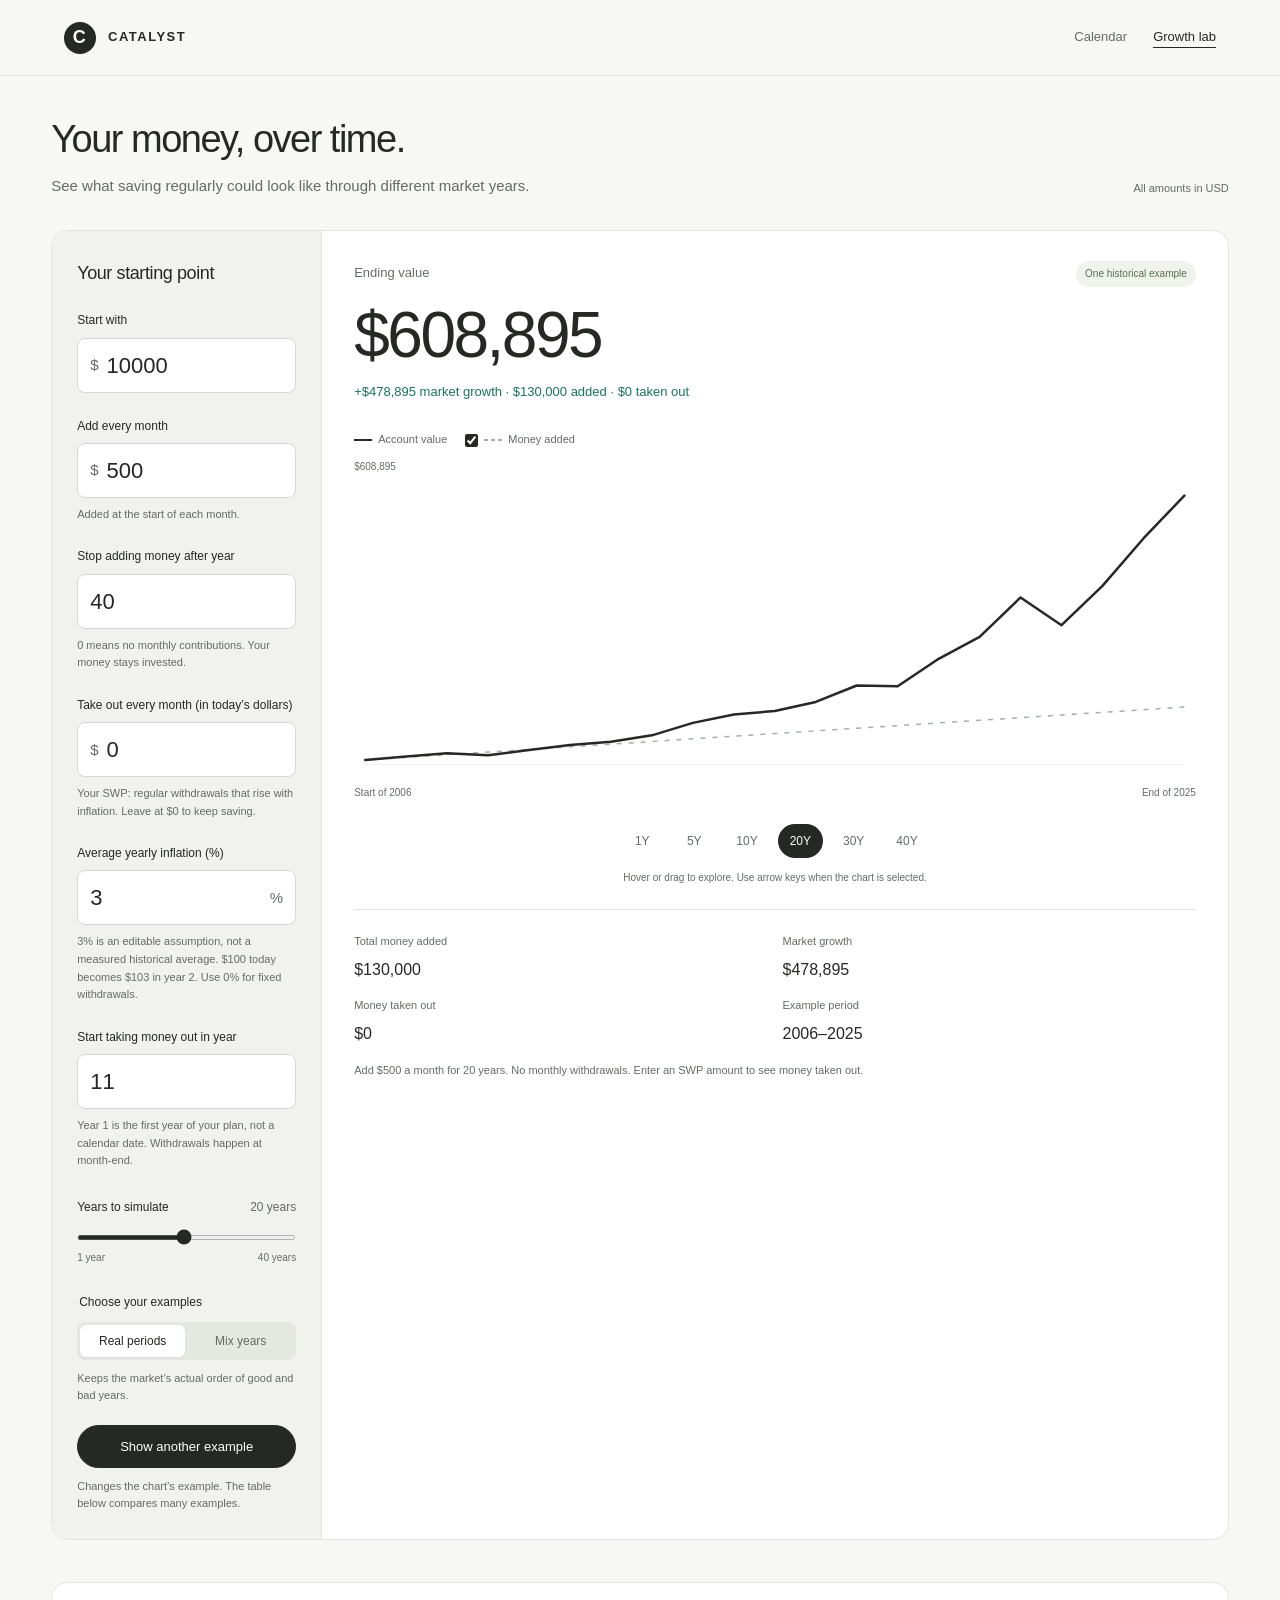
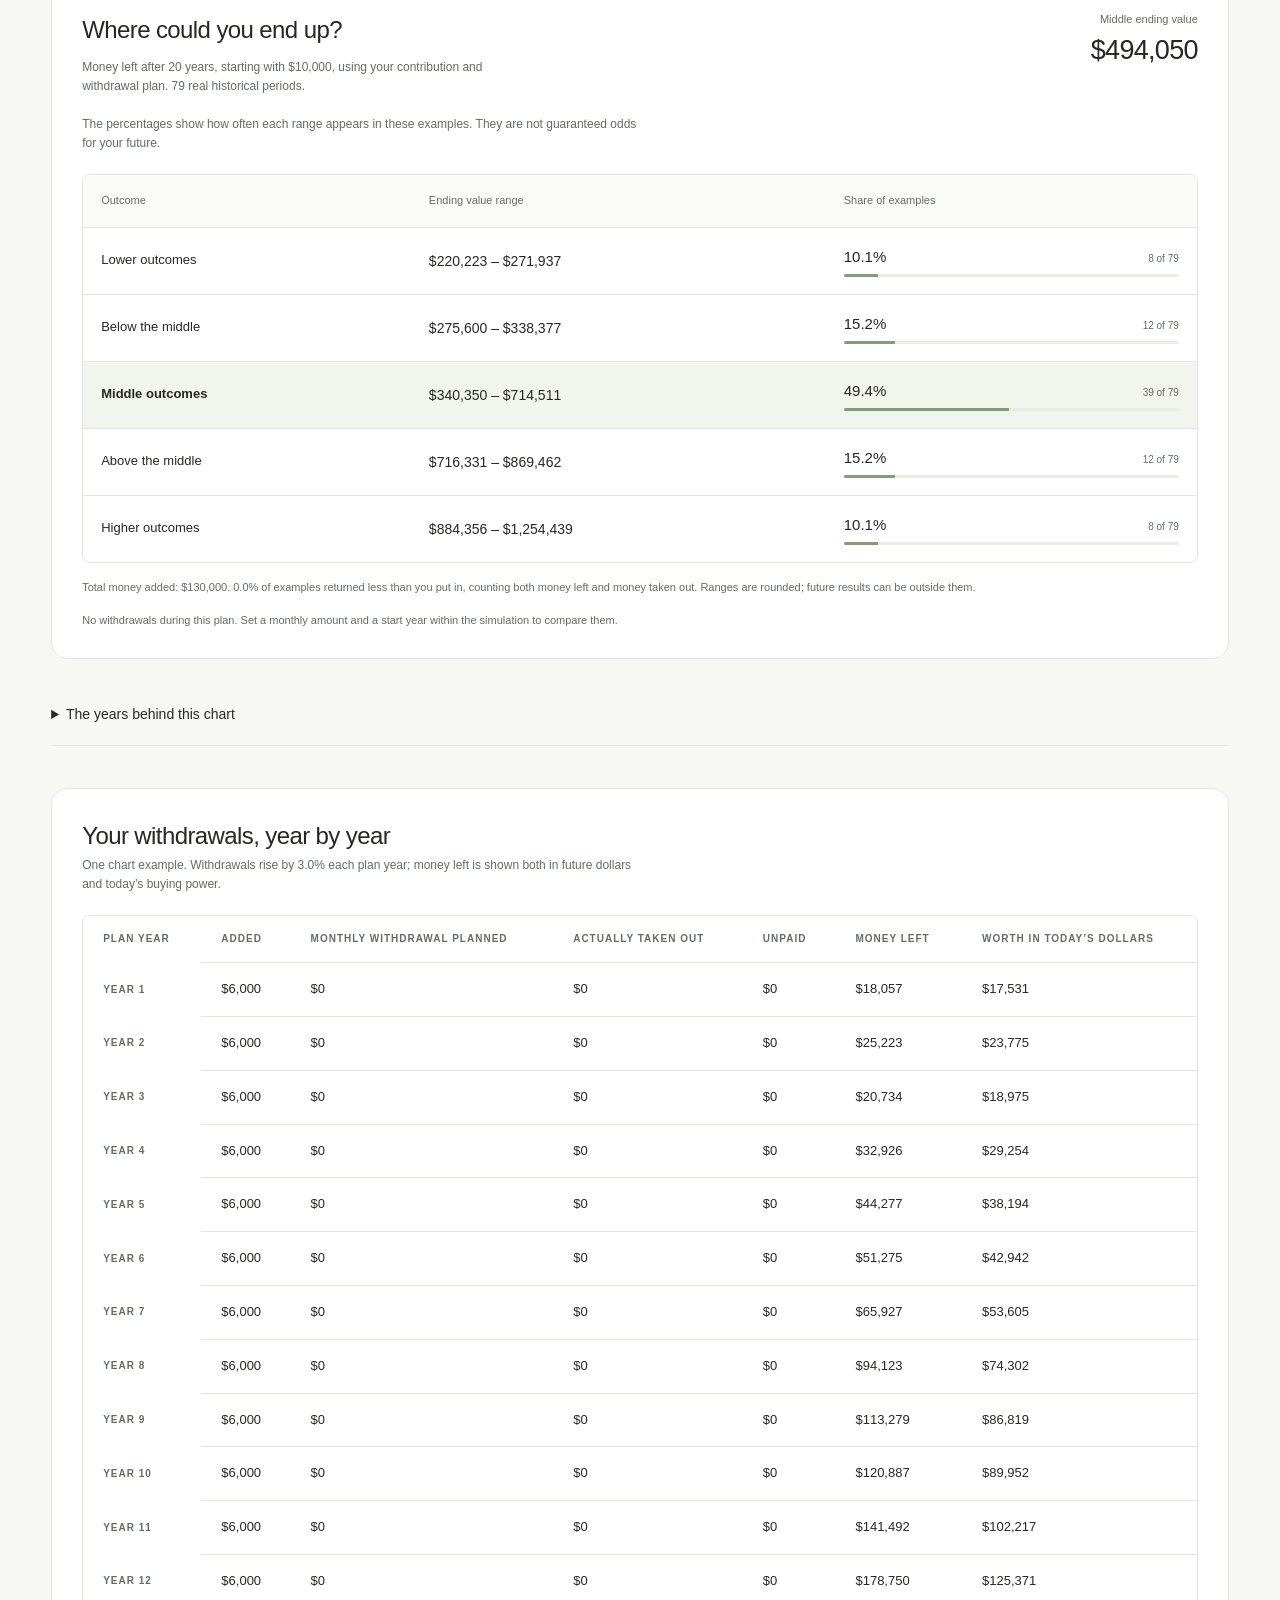
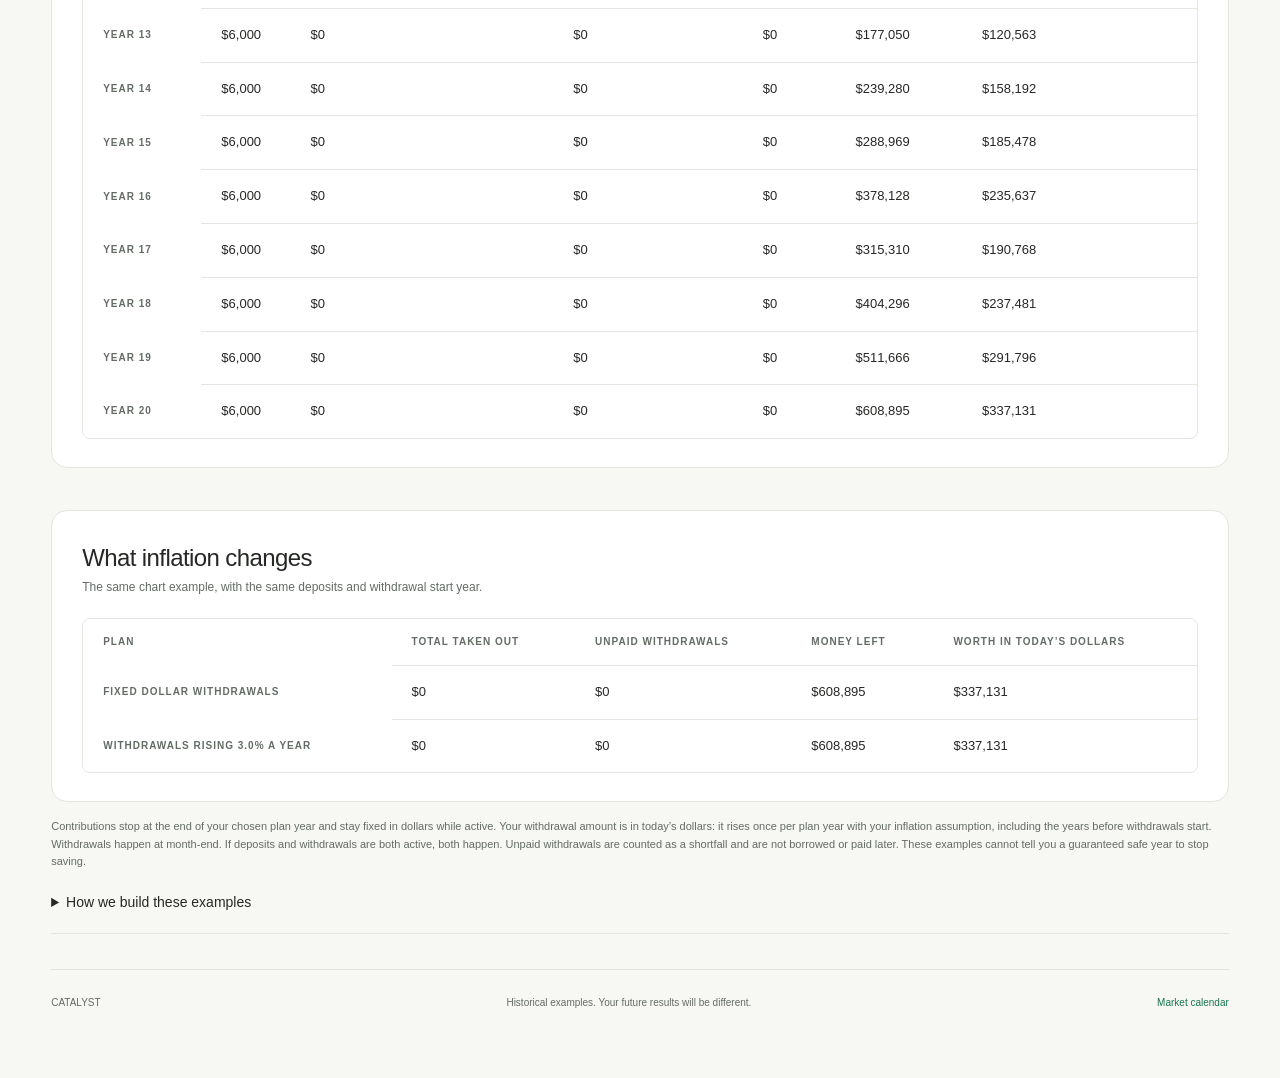
<file: site/growth.html>
<!doctype html>
<html lang="en">
<head><meta charset="utf-8"><meta name="viewport" content="width=device-width,initial-scale=1"><meta name="description" content="Explore investment growth and ending-value ranges using historical S&P returns."><title>Growth lab | Catalyst</title><link rel="stylesheet" href="style.css"><link rel="stylesheet" href="growth.css"></head>
<body class="growth-lab">
<header><a class="brand" href="./"><span class="mark">C</span> CATALYST</a><nav class="header-nav" aria-label="Site"><a href="./">Calendar</a><a href="growth.html" aria-current="page">Growth lab</a></nav></header>
<main class="growth-page">
 <section class="growth-intro"><div><h1>Your money, over time.</h1><p>See what saving regularly could look like through different market years.</p></div><span class="currency-note">All amounts in USD</span></section>
 <section class="growth-workbench" aria-label="Historical growth simulator">
  <form class="growth-controls" onsubmit="return false">
   <h2>Your starting point</h2>
   <label for="capital">Start with</label><div class="money-input"><span>$</span><input id="capital" type="number" min="0" step="100" value="10000" inputmode="decimal" aria-describedby="input-error"></div>
   <label for="monthly">Add every month</label><div class="money-input"><span>$</span><input id="monthly" type="number" min="0" step="25" value="500" inputmode="decimal" aria-describedby="monthly-help input-error"></div><p class="input-help" id="monthly-help">Added at the start of each month.</p>
   <label for="stop-after">Stop adding money after year</label><div class="money-input"><input id="stop-after" type="number" min="0" max="40" step="1" value="40" aria-describedby="stop-help input-error"></div><p class="input-help" id="stop-help">0 means no monthly contributions. Your money stays invested.</p>
   <label for="withdrawal">Take out every month (in today’s dollars)</label><div class="money-input"><span>$</span><input id="withdrawal" type="number" min="0" step="25" value="0" inputmode="decimal" aria-describedby="withdraw-help input-error"></div><p class="input-help" id="withdraw-help">Your SWP: regular withdrawals that rise with inflation. Leave at $0 to keep saving.</p>
   <label for="inflation">Average yearly inflation (%)</label><div class="money-input"><input id="inflation" type="number" min="0" max="100" step="0.1" value="3" inputmode="decimal" aria-describedby="inflation-help input-error"><span>%</span></div><p class="input-help" id="inflation-help">3% is an editable assumption, not a measured historical average. $100 today becomes $103 in year 2. Use 0% for fixed withdrawals.</p>
   <label for="withdraw-from">Start taking money out in year</label><div class="money-input"><input id="withdraw-from" type="number" min="1" max="40" step="1" value="11" aria-describedby="plan-help input-error"></div><p class="input-help" id="plan-help">Year 1 is the first year of your plan, not a calendar date. Withdrawals happen at month-end.</p>
   <div class="range-head"><label for="years">Years to simulate</label><output id="years-value" for="years">20 years</output></div><input class="year-range" id="years" type="range" min="1" max="40" value="20"><div class="range-ends"><span>1 year</span><span>40 years</span></div>
   <fieldset class="sample-mode"><legend>Choose your examples</legend><div class="mode-switch"><button type="button" data-sample-mode="consecutive" aria-pressed="true">Real periods</button><button type="button" data-sample-mode="random" aria-pressed="false">Mix years</button></div><p id="mode-explanation">Keeps the market’s actual order of good and bad years.</p></fieldset>
   <button class="primary-button" id="random-period" type="button">Show another example</button><p class="control-note">Changes the chart’s example. The table below compares many examples.</p><p id="input-error" role="alert" hidden></p>
  </form>
  <div class="growth-results">
   <div class="result-top"><span id="balance-label">Ending value</span><span class="example-badge">One historical example</span></div>
   <div class="result-lead"><strong id="ending-value">—</strong><p id="value-context">Move across the line to explore.</p></div>
   <div class="chart-legend"><span><i class="value-key"></i>Account value</span><label><input id="show-contributions" type="checkbox" checked><i class="contribution-key"></i>Money added</label></div>
   <figure class="growth-chart">
    <div class="chart-canvas" id="chart-canvas">
     <span id="chart-max" class="chart-scale">—</span>
     <svg id="growth-chart-svg" viewBox="0 0 900 330" role="slider" tabindex="0" aria-label="Explore account value by year" aria-describedby="chart-help" aria-valuemin="0" aria-valuemax="20" aria-valuenow="20" preserveAspectRatio="none">
      <title>Account value and money added</title>
      <line x1="12" x2="888" y1="318" y2="318" class="chart-baseline"/>
      <path id="contribution-line" class="contribution-line" fill="none" vector-effect="non-scaling-stroke"/>
      <path id="growth-line" class="value-line" fill="none" vector-effect="non-scaling-stroke"/>
      <line id="chart-guide" x1="12" x2="12" y1="12" y2="318" class="chart-guide" hidden/>
      <circle id="chart-dot" r="5" class="chart-dot" hidden/>
     </svg>
     <div id="chart-tooltip" class="chart-tooltip" hidden><span id="tooltip-time"></span><strong id="tooltip-balance"></strong><small id="tooltip-contributed"></small></div>
    </div>
    <figcaption><span id="chart-start">—</span><span id="chart-end">—</span></figcaption>
   </figure>
   <div class="horizon-bar" role="group" aria-label="Years to invest"><button type="button" data-years="1" aria-pressed="false">1Y</button><button type="button" data-years="5" aria-pressed="false">5Y</button><button type="button" data-years="10" aria-pressed="false">10Y</button><button type="button" data-years="20" aria-pressed="true">20Y</button><button type="button" data-years="30" aria-pressed="false">30Y</button><button type="button" data-years="40" aria-pressed="false">40Y</button></div>
   <p id="chart-help" class="chart-help">Hover or drag to explore. Use arrow keys when the chart is selected.</p>
   <div class="result-metrics"><div><span>Total money added</span><strong id="contributed">—</strong></div><div><span>Market growth</span><strong id="market-gain">—</strong></div><div><span>Money taken out</span><strong id="withdrawn">—</strong></div><div><span>Example period</span><strong id="period">—</strong></div></div>
   <p id="plan-summary" class="outcomes-footnote"></p><p id="withdrawal-status" class="outcomes-footnote" aria-live="polite"></p>
  </div>
 </section>
 <section class="outcomes-section" aria-labelledby="outcomes-heading">
  <div class="section-head"><div><h2 id="outcomes-heading">Where could you end up?</h2><p id="outcomes-context">Comparing historical examples…</p></div><div class="median-summary"><span>Middle ending value</span><strong id="outcomes-median">—</strong></div></div>
  <p class="outcomes-explanation">The percentages show how often each range appears in these examples. They are not guaranteed odds for your future.</p>
  <div class="table-wrap"><table class="outcomes-table"><caption class="sr-only">Ending-value ranges and their share of the historical examples</caption><thead><tr><th scope="col">Outcome</th><th scope="col">Ending value range</th><th scope="col">Share of examples</th></tr></thead><tbody id="outcome-rows"></tbody></table></div>
  <p id="outcomes-footnote" class="outcomes-footnote" aria-live="polite"></p><p id="withdrawal-outcomes" class="outcomes-footnote"></p>
 </section>
 <details class="returns-section"><summary>The years behind this chart</summary><p>Historical annual S&amp;P returns, including dividends. <a href="https://pages.stern.nyu.edu/adamodar/New_Home_Page/datafile/histretSPX.html" target="_blank" rel="noopener noreferrer">View NYU Stern data</a></p><div class="table-wrap"><table><thead><tr><th scope="col">Plan year / market year</th><th scope="col">Market return</th><th scope="col">Ending balance</th><th scope="col">Taken out so far</th></tr></thead><tbody id="return-rows"></tbody></table></div></details>
 <section class="outcomes-section" aria-labelledby="swp-heading"><h2 id="swp-heading">Your withdrawals, year by year</h2><p id="swp-context" class="outcomes-explanation"></p><div class="table-wrap"><table><thead><tr><th>Plan year</th><th>Added</th><th>Monthly withdrawal planned</th><th>Actually taken out</th><th>Unpaid</th><th>Money left</th><th>Worth in today’s dollars</th></tr></thead><tbody id="swp-rows"></tbody></table></div></section>
 <section class="outcomes-section" aria-labelledby="inflation-heading"><h2 id="inflation-heading">What inflation changes</h2><p class="outcomes-explanation">The same chart example, with the same deposits and withdrawal start year.</p><div class="table-wrap"><table><thead><tr><th>Plan</th><th>Total taken out</th><th>Unpaid withdrawals</th><th>Money left</th><th>Worth in today’s dollars</th></tr></thead><tbody id="inflation-rows"></tbody></table></div></section>
 <p class="outcomes-footnote">Contributions stop at the end of your chosen plan year and stay fixed in dollars while active. Your withdrawal amount is in today’s dollars: it rises once per plan year with your inflation assumption, including the years before withdrawals start. Withdrawals happen at month-end. If deposits and withdrawals are both active, both happen. Unpaid withdrawals are counted as a shortfall and are not borrowed or paid later. These examples cannot tell you a guaranteed safe year to stop saving.</p>
 <details class="method-note"><summary>How we build these examples</summary><p>Real periods uses every available consecutive period of your chosen length in the 1928–2025 return data. Those periods overlap and are not independent. Mix years uses 5,000 repeatable random sequences, choosing unique years within each sequence. Mixing years removes the market’s original sequence and can understate prolonged bad markets.</p><p>The table groups ending balances around the 10th, 25th, 75th and 90th percentiles. Each example goes into exactly one group; tied amounts stay together. Percentages are counted from the examples, so they can differ from 10%, 15%, 50%, 15%, 10%. Empty groups are omitted. Amounts are rounded to whole dollars.</p><p>Annual returns are converted to an equivalent monthly rate. Contributions enter at the start of each month; dividends are reinvested. The chart shows annual points, not actual monthly market moves. These are nominal dollars before fees, taxes and inflation. Future results can fall outside every range shown. <a href="https://www.investor.gov/introduction-investing/general-resources/news-alerts/alerts-bulletins/investor-bulletins-47" target="_blank" rel="noopener noreferrer">Understanding historical performance</a></p></details>
 <footer>CATALYST <span>Historical examples. Your future results will be different.</span><a href="./">Market calendar</a></footer>
</main><script src="growth-tools.js?v=swp-inflation-1"></script><script src="growth.js?v=swp-inflation-1"></script></body></html>
</file>
<file: site/style.css>
:root{color-scheme:dark;--bg:#0b1116;--panel:#121c23;--line:#27353e;--muted:#91a4b1;--ink:#ebf2f5;--accent:#8ce6c6;--amber:#f4c579}*{box-sizing:border-box}body{margin:0;background:var(--bg);color:var(--ink);font:15px/1.6 system-ui,-apple-system,BlinkMacSystemFont,"Segoe UI",sans-serif}a{color:var(--accent);text-decoration:none}a:hover{text-decoration:underline}header{height:90px;border-bottom:1px solid var(--line);padding:0 5vw;display:flex;align-items:center;justify-content:space-between}header>a:last-child{color:var(--muted)}.brand{display:flex;align-items:center;gap:12px;color:var(--ink);letter-spacing:2px;font-weight:700}.brand small{border-left:1px solid var(--line);padding-left:14px;color:var(--muted);font-size:10px;font-weight:400}.mark{background:var(--accent);color:var(--bg);width:32px;height:32px;display:grid;place-items:center;font-size:23px;border-radius:7px}main{max-width:1380px;margin:auto;padding:50px 5vw}.eyebrow{color:var(--accent);font-size:10px;letter-spacing:2px}.intro{display:flex;justify-content:space-between;align-items:center;gap:24px;margin:18px 0 35px}h1{font-size:clamp(40px,5.3vw,72px);font-weight:500;letter-spacing:-3px;line-height:1.08;margin:0 0 20px}h1 em{color:var(--accent);font-style:normal}p{color:var(--muted);margin:8px 0 20px}.refresh{font-size:10px;letter-spacing:1px;background:var(--panel);padding:22px;border:1px solid var(--line);border-radius:10px;min-width:270px}.refresh strong,.refresh small{display:block;margin-top:13px;letter-spacing:0}.refresh strong{font-size:14px}.refresh small{color:var(--muted)}.dot{display:inline-block;background:var(--accent);width:6px;height:6px;border-radius:50%;margin-right:7px}#banner,.notice{border:1px solid #59482d;color:var(--amber);padding:13px 18px;background:#241f16;border-radius:6px;font-size:13px}#banner.ok{color:var(--accent);background:#13271f;border-color:#2c5543}.stats{display:grid;grid-template-columns:1fr 1.8fr 1.5fr;margin:25px 0 42px;border:1px solid var(--line);border-radius:8px}.stats>div{padding:22px;border-right:1px solid var(--line)}.stats>div:last-child{border:0}.stats small{display:block;font-size:10px;color:var(--muted);letter-spacing:1px}.stats strong{display:block;margin-top:8px;font-size:18px;font-weight:500}.tabs{display:flex;gap:25px;border-bottom:1px solid var(--line);margin-bottom:30px}.tabs button{background:none;border:0;border-bottom:2px solid transparent;padding:12px 0;color:var(--muted);font:inherit;cursor:pointer}.tabs .active{color:var(--accent);border-color:var(--accent)}button:focus-visible,input:focus-visible,select:focus-visible,a:focus-visible{outline:2px solid var(--accent);outline-offset:4px}h2{font-size:25px;letter-spacing:-.6px;font-weight:500;margin:0}h3{font-size:17px;font-weight:500}.section-head{display:flex;justify-content:space-between;align-items:center;gap:20px;margin-bottom:20px}.section-head p{font-size:12px;margin:5px 0}.filters{display:flex;gap:12px}label{font-size:10px;color:var(--muted)}input,select{display:block;border:1px solid var(--line);background:var(--panel);padding:10px;color:var(--ink);border-radius:5px;margin-top:4px;max-width:200px}.table-wrap{overflow:auto;border:1px solid var(--line);border-radius:8px}table{border-collapse:collapse;width:100%;text-align:left}th{font-size:10px;color:var(--muted);letter-spacing:1px;padding:15px 20px;background:var(--panel);text-transform:uppercase}td{border-top:1px solid var(--line);padding:16px 20px;font-size:13px}td small{display:block;color:var(--muted);font-size:10px}.tag{display:inline-block;font-size:10px;border:1px solid var(--line);border-radius:4px;padding:3px 8px;color:var(--muted)}.tag.macro{color:var(--amber);border-color:#59482d}.cards{display:grid;grid-template-columns:repeat(2,minmax(0,1fr));gap:20px;margin-top:24px}.card{padding:24px;background:var(--panel);border:1px solid var(--line);border-radius:9px}.card-top{display:flex;justify-content:space-between;gap:10px}.symbol{font-size:25px;font-weight:600}.price{font-size:20px}.card small{color:var(--muted);font-size:11px}.card p{font-size:12px}.status{font-size:10px;color:var(--amber);letter-spacing:.5px;margin:12px 0}.spark{width:100%;height:55px;margin:15px 0}.candidate{border-top:1px solid var(--line);padding-top:16px;margin-top:16px}.metrics{display:grid;grid-template-columns:repeat(3,1fr);gap:12px;margin:12px 0}.metrics span{display:block;font-size:16px}.metrics small{font-size:10px}.muted{color:var(--muted)}.method-grid{display:grid;grid-template-columns:1fr 1fr;gap:20px}.method-grid article{padding:20px;background:var(--panel);border:1px solid var(--line);border-radius:8px}.method-grid p{font-size:13px}.source-row{padding:12px;border-bottom:1px solid var(--line);display:flex;justify-content:space-between;gap:12px}footer{border-top:1px solid var(--line);margin-top:50px;padding:25px 0;font-size:10px;color:var(--muted);display:flex;justify-content:space-between;gap:20px}footer span{max-width:430px}[hidden]{display:none!important}@media(max-width:760px){header{height:70px}.brand small{display:none}main{padding-top:30px}.intro,.section-head{align-items:stretch;flex-direction:column}.refresh{min-width:0}.stats{grid-template-columns:1fr}.stats>div{border-right:0;border-bottom:1px solid var(--line);padding:15px 20px}.tabs{gap:18px}.tabs button{font-size:12px}.cards,.method-grid{grid-template-columns:1fr}.filters{width:100%}.filters label{flex:1}input,select{width:100%}.metrics span{font-size:14px}footer{flex-direction:column}td,th{padding:12px}h1{letter-spacing:-2px}}
.expiry-events{margin-top:18px}.expiry-events summary{cursor:pointer;font-weight:600;font-size:13px}.event-switch{display:flex;gap:5px;margin:12px 0}.event-switch button{border:1px solid var(--line);border-radius:5px;background:var(--bg);color:var(--muted);padding:7px 14px;cursor:pointer;font:inherit;font-size:12px}.event-switch button[aria-pressed="true"]{background:var(--accent);color:var(--bg);border-color:var(--accent)}.expiry-event-table th,.expiry-event-table td{padding:10px;font-size:11px;vertical-align:top}.expiry-event-table td:first-child{min-width:90px}.expiry-event-table td:last-child{min-width:100px}.expiry-event-table small{display:block;margin-top:5px}.expiry-month h4{font-size:15px;font-weight:500;margin:12px 0}.month-scroll{overflow-x:auto;border:1px solid var(--line);border-radius:6px}.month-grid{table-layout:fixed;min-width:560px}.month-grid th{padding:8px 4px;text-align:center;font-size:10px}.month-grid td{vertical-align:top;height:58px;padding:6px;border:1px solid var(--line)}.month-grid time{font-size:11px;display:block;color:var(--muted)}.month-grid .has-event{background:#203126}.month-grid .has-event time{color:var(--accent);font-weight:700}.month-grid .is-expiry{box-shadow:inset 0 0 0 2px var(--amber)}.month-grid .outside-month{background:var(--bg)}.calendar-event{font-size:10px;line-height:1.45;margin:6px 0;overflow-wrap:anywhere}.calendar-event strong{font-weight:500;display:block}.calendar-event small{font-size:9px;display:block;margin-top:3px}.expiration-label{font-size:9px;color:var(--amber);margin-top:4px}.calendar-legend{display:flex;flex-wrap:wrap;gap:15px}.calendar-legend span:first-child{color:var(--accent)}.calendar-legend span:last-child{color:var(--amber)}.sr-only{position:absolute;width:1px;height:1px;overflow:hidden;clip:rect(0,0,0,0);white-space:nowrap}

#intelligence h3{margin-top:30px}.chain-filters{margin:15px 0}.selected-strike{background:#203126}.tabs{flex-wrap:wrap}#chain-table td{white-space:nowrap}#analyst-table small{display:block}

.calendar-controls,.calendar-actions{display:flex;align-items:end;gap:12px;flex-wrap:wrap}.calendar-controls{justify-content:space-between;margin-bottom:12px}.calendar-actions button{font:inherit;font-size:12px;cursor:pointer;border:1px solid var(--line);border-radius:5px;background:var(--panel);color:var(--accent);padding:10px 14px}.calendar-actions button:disabled{opacity:.45;cursor:default}#event-count{font-size:12px}.filters{flex-wrap:wrap}

.ml-signal{margin:20px 0;padding:16px;border:1px solid var(--line);border-radius:8px;background:var(--bg)}.ml-signal h3{margin:0 0 10px}.ml-signal>strong{display:block;color:var(--amber);font-size:12px}.ml-signal summary{cursor:pointer;color:var(--accent);font-size:12px}.ml-signal td,.ml-signal th{padding:9px;font-size:10px}.ml-signal .signal-limit{margin-bottom:0;font-size:11px}
.card,.ml-signal{min-width:0}@media(max-width:760px){.cards{grid-template-columns:minmax(0,1fr)}}

.payoff-panel{margin:18px 0;padding:12px;border:1px solid var(--line);border-radius:6px}.payoff-panel summary{cursor:pointer;color:var(--accent);font-size:12px}.payoff-panel td,.payoff-panel th{font-size:11px;padding:10px}.payoff-panel .metrics{grid-template-columns:repeat(auto-fit,minmax(100px,1fr))}

.card .payoff-verdict{color:var(--amber);font-size:11px;margin-top:16px}

.simple-signal{margin-top:18px;padding:16px;border:1px solid var(--line);border-radius:8px;background:var(--bg)}.simple-signal h3{font-size:21px;margin:0 0 10px;color:var(--amber)}.simple-signal ul{padding-left:19px;margin:10px 0;color:var(--muted);font-size:13px}.simple-signal li+li{margin-top:8px}.card .candidate>h3{font-size:18px;margin:0 0 12px}.simple-money{display:grid;grid-template-columns:repeat(2,minmax(0,1fr));gap:14px;margin:16px 0}.simple-money span{display:block;font-size:24px;color:var(--ink)}.simple-money small{display:block}.card .candidate>p{font-size:13px;line-height:1.7}.card .simple-note{font-size:12px}.simple-risk{color:var(--amber)}.plain-details{margin-top:16px}.plain-details>summary{cursor:pointer;color:var(--accent);font-size:12px;padding:8px 0}.card strong{color:var(--ink)}
</file>
<file: site/growth.css>
.growth-lab{color-scheme:light;--bg:#f7f7f3;--panel:#fff;--line:#e3e5df;--muted:#646c65;--ink:#252824;--accent:#197653;--amber:#825b22;background:var(--bg);color:var(--ink);font-family:Arial,Helvetica,sans-serif}
.growth-lab header{height:76px;background:var(--bg);border-bottom:1px solid var(--line)}
.growth-lab .brand{font-size:13px;letter-spacing:1.5px}.growth-lab .mark{background:var(--ink);color:#fff;border-radius:50%;font-size:18px}
.header-nav{display:flex;gap:26px}.header-nav a{font-size:13px;color:var(--muted)}.header-nav a[aria-current]{color:var(--ink);border-bottom:1px solid var(--ink)}
.growth-page{max-width:1280px;padding:42px 4vw}
.growth-intro{display:flex;align-items:end;justify-content:space-between;gap:24px;margin-bottom:32px}
.growth-intro h1{font-size:38px;font-weight:500;letter-spacing:-1.5px;line-height:1.15;margin:0 0 12px}.growth-intro p{font-size:15px;max-width:65ch;margin:0}.currency-note{font-size:11px;color:var(--muted);white-space:nowrap}
.growth-workbench{display:grid;grid-template-columns:270px minmax(0,1fr);border:1px solid var(--line);border-radius:16px;background:var(--panel)}
.growth-controls{padding:28px 25px;border-right:1px solid var(--line);background:#f1f2ed;border-radius:16px 0 0 16px}
.growth-controls h2{font-size:18px;letter-spacing:-.4px;margin:0 0 24px}.growth-controls>label{display:block;margin-top:24px;font-size:12px;color:var(--ink)}
.money-input{display:flex;align-items:center;gap:8px;margin-top:7px;background:#fff;border:1px solid #d5d9d1;border-radius:8px;padding:8px 12px;color:var(--muted)}
.money-input input{width:100%;min-width:0;max-width:none;margin:0;padding:2px 0;border:0;background:transparent;color:var(--ink);font:22px/1.5 Arial,sans-serif}.money-input:focus-within{outline:2px solid var(--accent);outline-offset:2px}.money-input input:focus-visible{outline:0}
.input-help{font-size:11px;margin:8px 0 0}.range-head{display:flex;justify-content:space-between;align-items:center;margin-top:28px;font-size:12px}.range-head label{font-size:12px;color:var(--ink)}.range-head output{color:var(--muted)}
.year-range{max-width:none;width:100%;height:5px;padding:0;margin:18px 0 10px;accent-color:var(--ink);border:0;background:var(--line)}.range-ends{display:flex;justify-content:space-between;font-size:10px;color:var(--muted)}
.sample-mode{border:0;margin:27px 0 0;padding:0;min-width:0}.sample-mode legend{font-size:12px;margin-bottom:10px}.mode-switch{display:flex;padding:3px;background:#e5e8e0;border-radius:8px;gap:3px}.mode-switch button{flex:1;padding:9px 5px;font:12px Arial,sans-serif;border:0;border-radius:6px;background:transparent;color:var(--muted);cursor:pointer}.mode-switch button[aria-pressed=true]{background:#fff;color:var(--ink);box-shadow:0 1px 3px #0000000d}
.sample-mode p,.control-note{font-size:11px;line-height:1.5;margin:10px 0 0}.primary-button{margin-top:22px;width:100%;border:1px solid var(--ink);border-radius:24px;background:var(--ink);color:#fff;padding:13px 10px;font:13px Arial,sans-serif;cursor:pointer}.primary-button:hover{background:#42473e}#input-error{font-size:12px;color:#a13d30;margin-top:14px}
.growth-results{padding:30px 32px;min-width:0}.result-top{display:flex;align-items:center;justify-content:space-between;gap:12px;color:var(--muted);font-size:13px;min-height:25px}.example-badge{font-size:10px;background:#f0f3ec;color:#557052;padding:5px 9px;border-radius:20px}
.result-lead{margin:10px 0 28px}.result-lead>strong{display:block;font-size:clamp(34px,5.2vw,64px);font-weight:400;letter-spacing:-2.5px;font-variant-numeric:tabular-nums;line-height:1.2;overflow-wrap:anywhere}.result-lead p{color:var(--accent);font-size:13px;margin:9px 0 0;min-height:21px;font-variant-numeric:tabular-nums}.negative,.result-lead .negative{color:#a13d30}.positive{color:var(--accent)}
.chart-legend{display:flex;gap:18px;align-items:center;font-size:11px;color:var(--muted);margin-bottom:10px}.chart-legend span,.chart-legend label{display:flex;align-items:center;gap:6px;font-size:11px}.chart-legend label{cursor:pointer}.chart-legend input{accent-color:var(--ink);width:13px;height:13px;padding:0;margin:0;display:inline-block}.chart-legend i{width:18px;height:2px}.value-key{background:var(--ink)}.contribution-key{background:repeating-linear-gradient(90deg,#a3afa2 0 4px,transparent 4px 7px)}
.growth-chart{margin:0}.chart-canvas{position:relative;padding-top:26px}.chart-scale{position:absolute;top:0;left:0;font-size:10px;color:var(--muted)}
.growth-chart svg{display:block;width:100%;height:290px;touch-action:pan-y;cursor:crosshair;overflow:visible}.growth-chart svg:focus-visible{outline:2px solid var(--accent);outline-offset:5px;border-radius:4px}
.value-line{stroke:var(--ink);stroke-width:2.5;stroke-linejoin:round;stroke-linecap:round}.contribution-line{stroke:#a3afa2;stroke-width:1.5;stroke-dasharray:5 7}.chart-baseline{stroke:#f0f1ed;stroke-width:1}.chart-guide{stroke:#9aa298;stroke-width:1;vector-effect:non-scaling-stroke}.chart-dot{fill:var(--ink);stroke:#fff;stroke-width:2;vector-effect:non-scaling-stroke}
.chart-tooltip{position:absolute;margin-top:26px;z-index:1;width:max-content;max-width:calc(100% - 8px);padding:10px 13px;border:1px solid #e0e4dc;border-radius:9px;background:#fffffff5;box-shadow:0 4px 16px #2028200d;pointer-events:none;overflow-wrap:anywhere}.chart-tooltip span,.chart-tooltip small{display:block;font-size:10px;color:var(--muted)}.chart-tooltip strong{display:block;font-size:17px;font-weight:500;font-variant-numeric:tabular-nums;margin:2px 0}
.growth-chart figcaption{display:flex;justify-content:space-between;color:var(--muted);font-size:10px;margin-top:10px}
.horizon-bar{display:flex;justify-content:center;gap:8px;margin:23px 0 12px}.horizon-bar button{border:0;border-radius:22px;background:transparent;color:var(--muted);min-width:44px;padding:10px 12px;font:12px Arial,sans-serif;cursor:pointer;transition:background .15s ease}.horizon-bar button:hover{background:#f1f3ed}.horizon-bar button[aria-pressed=true]{background:var(--ink);color:#fff}.chart-help{text-align:center;font-size:10px;margin:0;color:var(--muted)}
.result-metrics{display:grid;grid-template-columns:repeat(3,minmax(0,1fr));gap:15px;border-top:1px solid var(--line);padding-top:23px;margin-top:23px}.result-metrics span{display:block;font-size:11px;color:var(--muted);margin-bottom:6px}.result-metrics strong{font-size:16px;font-weight:500;font-variant-numeric:tabular-nums;overflow-wrap:anywhere}
.outcomes-section{margin-top:42px;background:#fff;border:1px solid var(--line);border-radius:16px;padding:28px 30px}.outcomes-section .section-head{margin:0 0 14px;align-items:start}.outcomes-section h2{font-size:24px}.outcomes-section .section-head p{font-size:12px;max-width:65ch;margin-top:8px}.median-summary{flex-shrink:0;text-align:right}.median-summary span{display:block;color:var(--muted);font-size:11px}.median-summary strong{display:block;font-size:27px;font-weight:400;letter-spacing:-.7px;font-variant-numeric:tabular-nums}.outcomes-explanation{font-size:12px;max-width:85ch;margin:0 0 21px}
.outcomes-table th{font-size:11px;letter-spacing:0;text-transform:none;font-weight:500;background:#fafbf8}.outcomes-table th,.outcomes-table td{padding:17px 18px}.outcomes-table tbody th{background:transparent;border-top:1px solid var(--line);font-size:13px;color:var(--ink)}.outcomes-table td{font-size:14px;font-variant-numeric:tabular-nums}.outcomes-table .middle-outcome{background:#f1f5ed}.outcomes-table .middle-outcome th{font-weight:600}.frequency{display:grid;grid-template-columns:auto 1fr;gap:5px 12px;min-width:125px;align-items:baseline}.frequency strong{font-size:15px;font-weight:500}.frequency span{font-size:10px;color:var(--muted);text-align:right}.frequency i{grid-column:1/-1;display:block;width:100%;height:3px;background:linear-gradient(to right,#849b7c var(--share),#e9ede5 var(--share));border-radius:2px}.outcomes-footnote{font-size:11px;margin:16px 0 0;color:var(--muted)}
.returns-section,.method-note{border-bottom:1px solid var(--line);padding:20px 0;margin:0}.returns-section{margin-top:24px}.returns-section summary,.method-note summary{font-size:14px;cursor:pointer;color:var(--ink)}.returns-section p,.method-note p{max-width:80ch;font-size:12px;margin:16px 0}.growth-lab summary:focus-visible{outline:2px solid var(--accent);outline-offset:4px}.growth-lab footer{margin-top:35px}.growth-lab footer span{max-width:none}
@media(max-width:900px){.growth-workbench{grid-template-columns:230px minmax(0,1fr)}.growth-controls{padding:24px 18px}.growth-results{padding:26px 24px}.horizon-bar{gap:2px}.outcomes-section{padding:24px}.result-lead>strong{font-size:44px}}
@media(max-width:760px){.growth-page{padding:28px 5vw}.growth-intro{align-items:start;flex-direction:column;gap:12px;margin-bottom:24px}.growth-intro h1{font-size:31px;letter-spacing:-1px}.growth-intro p{font-size:14px}.growth-workbench{grid-template-columns:minmax(0,1fr)}.growth-controls{border:0;border-bottom:1px solid var(--line);border-radius:16px 16px 0 0;padding:24px}.growth-results{padding:26px 22px}.result-lead>strong{font-size:48px}.growth-chart svg{height:235px}.outcomes-section{padding:22px 18px}.outcomes-section .section-head{gap:16px}.median-summary{text-align:left}.outcomes-table th,.outcomes-table td{padding:13px 10px}.outcomes-table td{font-size:12px}.outcomes-table tbody th{font-size:11px}.frequency{min-width:92px;grid-template-columns:1fr;gap:3px}.frequency span{text-align:left}.outcomes-explanation{font-size:11px}.result-metrics{gap:10px}.result-metrics strong{font-size:14px}}
@media(max-width:380px){.growth-results{padding:22px 16px}.result-lead>strong{font-size:40px}.horizon-bar{gap:0}.horizon-bar button{min-width:39px;padding:10px 8px}.example-badge{font-size:9px}.result-top{font-size:12px}}
@media(prefers-reduced-motion:reduce){.horizon-bar button{transition:none}}
.result-metrics{grid-template-columns:repeat(2,minmax(0,1fr))}
</file>
